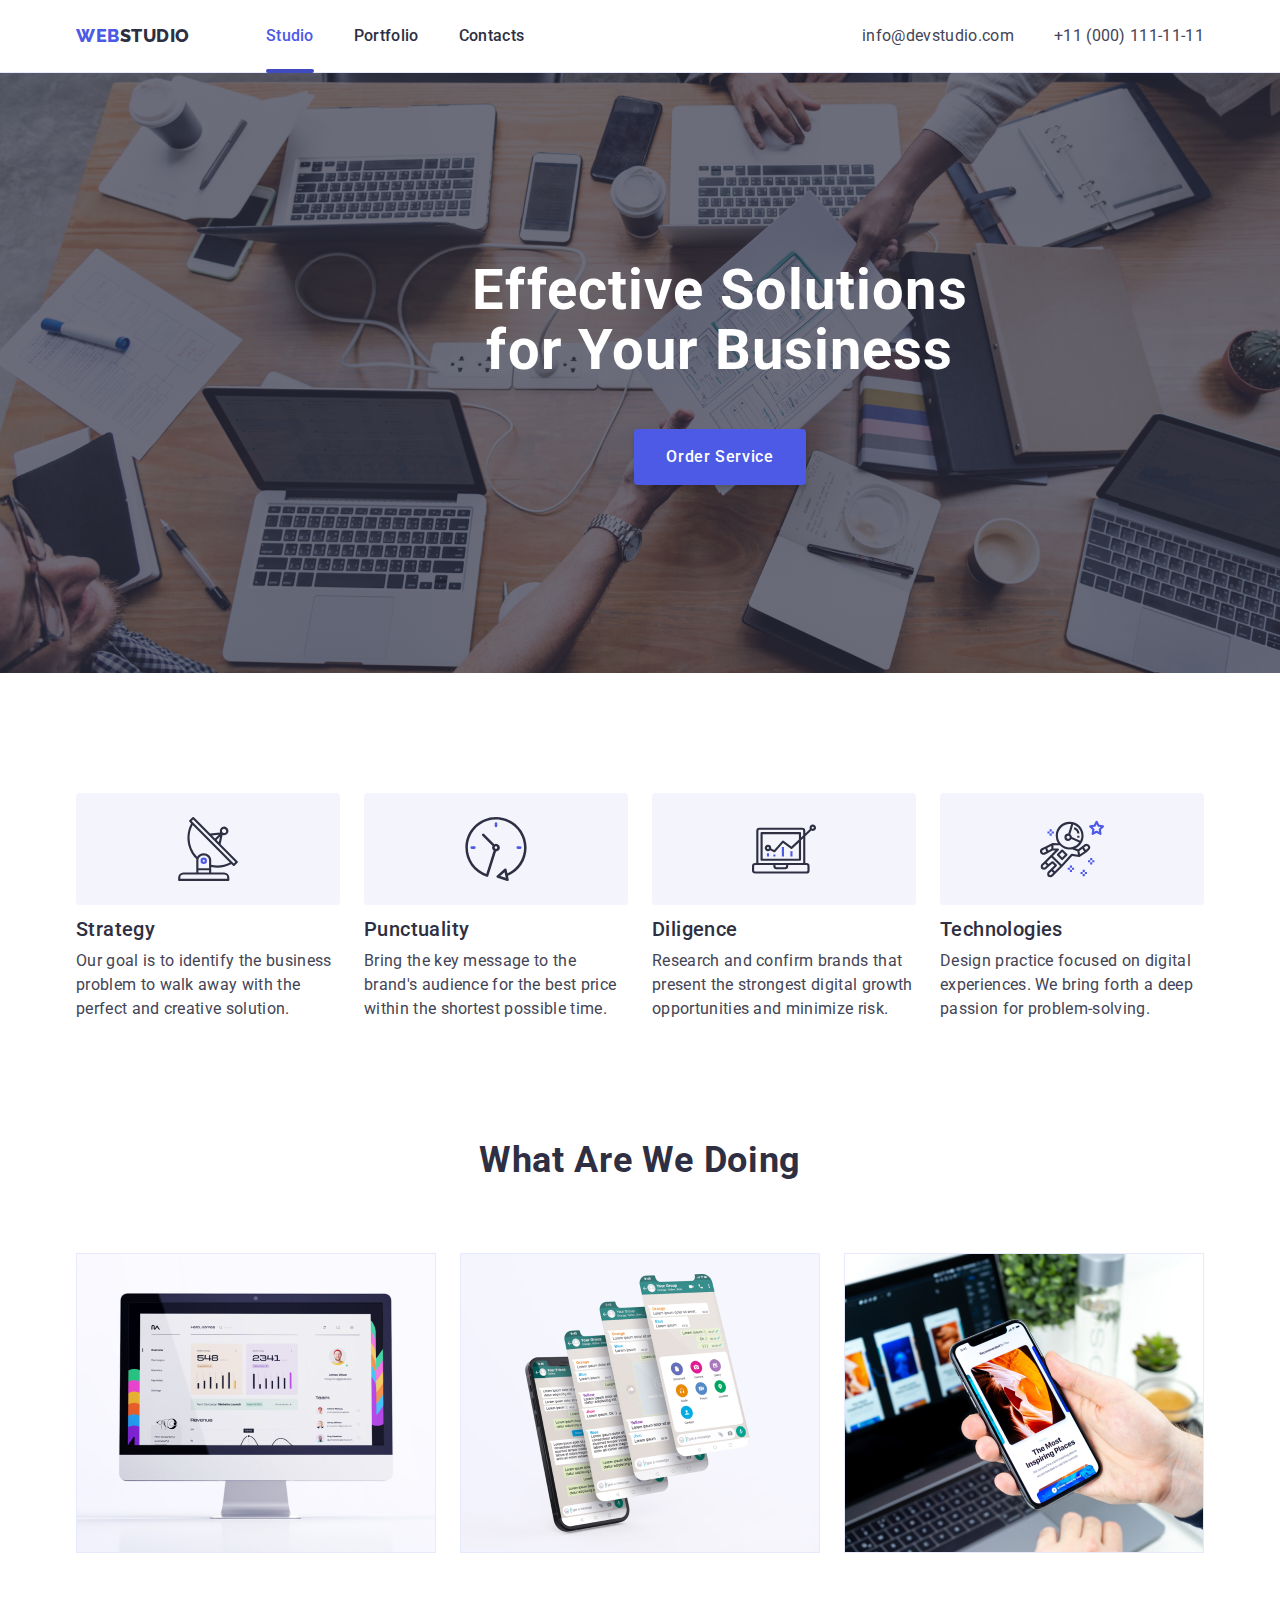
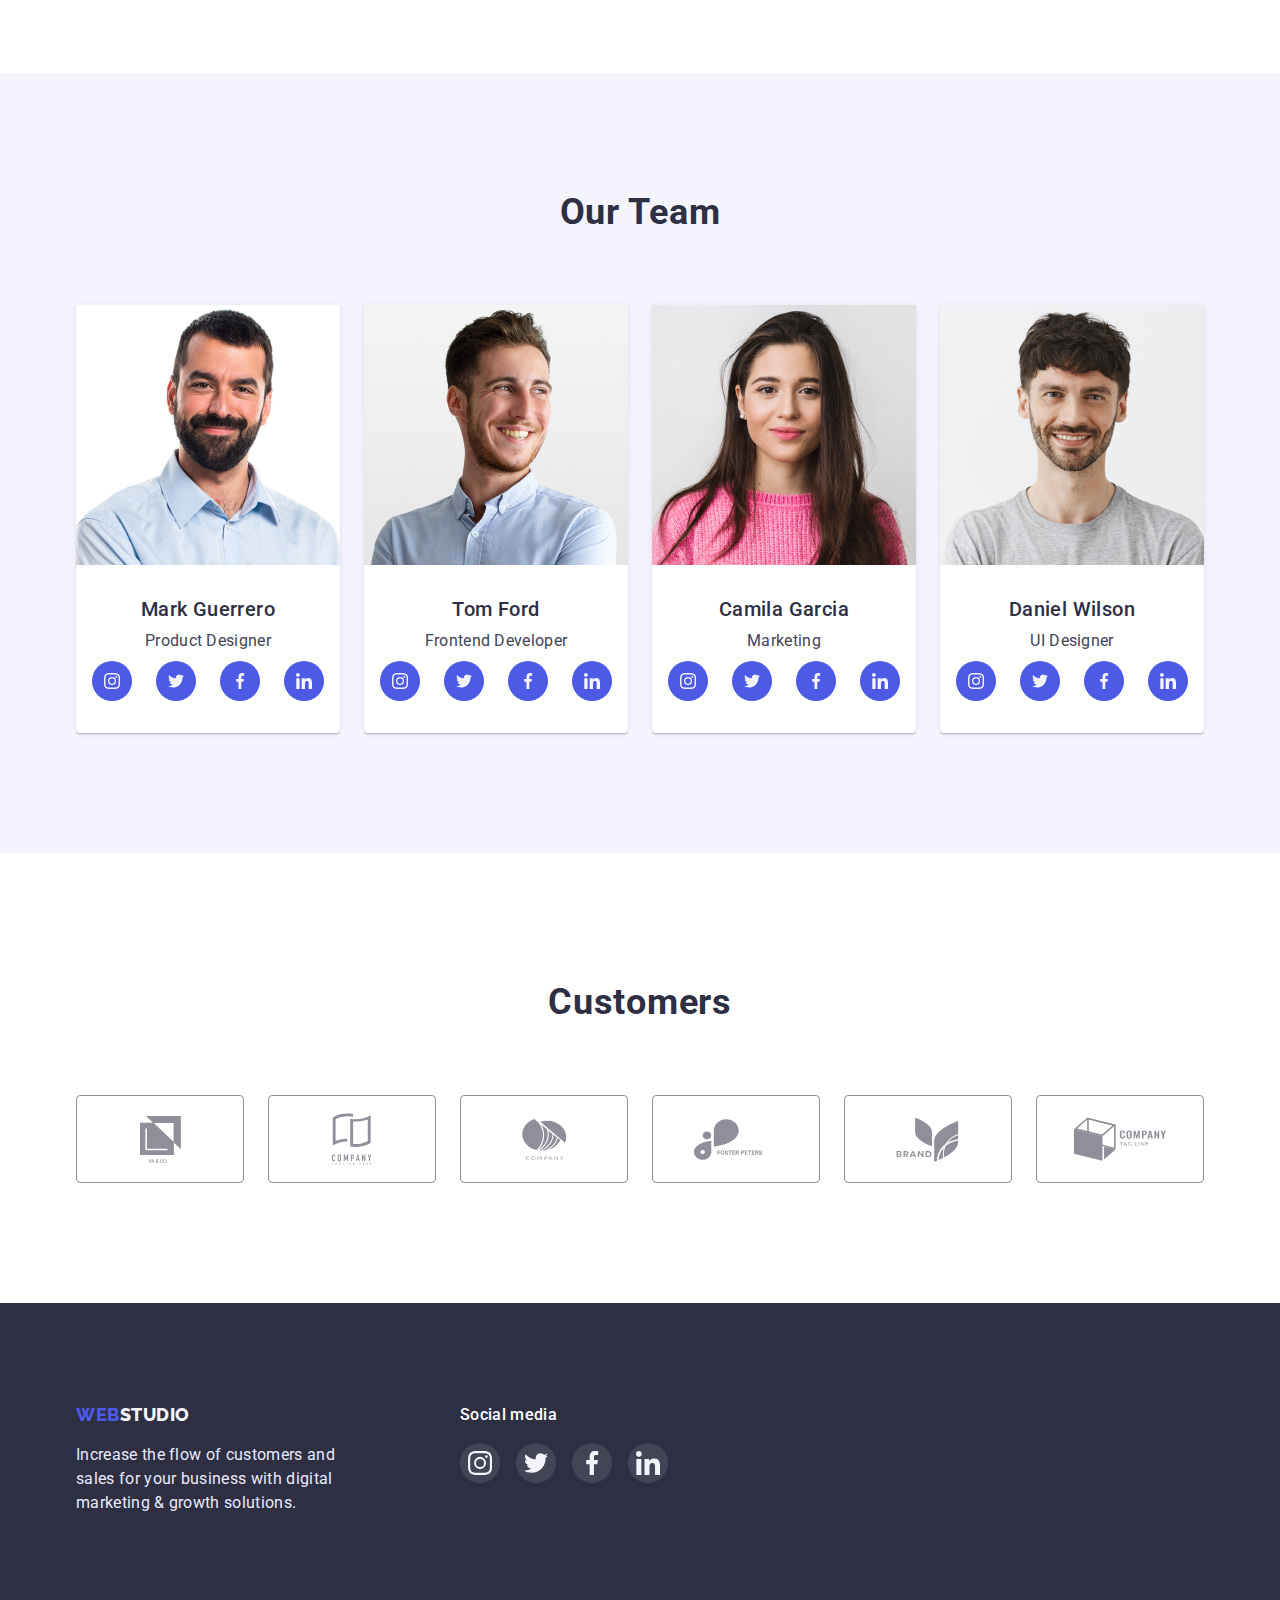
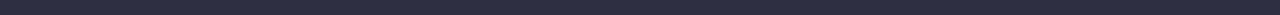
<file: index.html>
<!DOCTYPE html>
<html lang="en">
<head>
	<meta charset="UTF-8">
	<meta http-equiv="X-UA-Compatible" content="IE=edge">
	<meta name="viewport" content="width=device-width, initial-scale=1.0">
	<title>WebStudio</title>
	<link href="https://fonts.googleapis.com/css2?family=Raleway:wght@800&family=Roboto:wght@400;500;700;900&display=swap" rel="stylesheet">
	<link rel="stylesheet" href="https://cdnjs.cloudflare.com/ajax/libs/modern-normalize/1.1.0/modern-normalize.min.css">
	<link rel="stylesheet" href="css/styles.css">
</head>
<body>
	<header class="header">
		<div class="container menu">
			<nav>
				<div class="container-logo">
					<a href="/" class="logo link">
						<span class="logo-span">Web</span>Studio
					</a>
					<ul class="site-nav list">
						<li class="item page-studio"><a href="./" class="link active">Studio</a></li>
						<li class="item"><a href="./portfolio.html" class="link">Portfolio</a></li>
						<li class="item"><a href="" class="link">Contacts</a></li>
					</ul>
				</div>
			</nav>
			<ul class="contacts-nav list">
				<li class="item"><a href="mailto:info@devstudio.com" class="link contact">info@devstudio.com</a></li>
				<li class="item"><a href="tel:+110001111111" class="link contact">+11 (000) 111-11-11</a></li>
			</ul>
		</div>
	</header>
	<main>
	<section class="section hero">
		<h1 class="hero-title">Effective Solutions <br> for Your Business</h1>
		<button type="button" class="primary-button" data-modal-open>
			Order Service
		</button>
		<div class="backdrop is-hidden" data-modal>
			<div class="modal">
				<button type="button" class="modal-icon" data-modal-close>
					<svg width="8" height="8">
						<use href="./images/sprite.svg#icon-close"></use>
					</svg>
				</button>
			</div>
		</div>
	</section>

		<section class="section features">
			<div class="container features">
				<h2 class="visually-hidden">Our features</h2>
				<ul class="features list">
					<li>
						<svg class="bc-icon" width="64">
							<use href="./images/sprite.svg#icon-antenna"></use>
						</svg>
						<h3 class="sub-title">Strategy</h3>
						<p class="features text">
							Our goal is to identify the business problem to walk away with the perfect and creative solution. 
						</p>
					</li>
					<li>
						<svg class="bc-icon" width="64" height="64">
							<use href="./images/sprite.svg#icon-clock"></use>
						</svg>
						<h3 class="sub-title">Punctuality</h3>
						<p class="features text">
							Bring the key message to the brand's audience for the best price within the shortest possible time.
						</p>
					</li>
					<li>
						<svg class="bc-icon" width="64" height="64">
							<use href="./images/sprite.svg#icon-diagram"></use>
						</svg>
						<h3 class="sub-title">Diligence</h3>
						<p class="features text">
							Research and confirm brands that present the strongest digital growth opportunities and minimize risk.
						</p>
					</li>
					<li>
						<svg class="bc-icon" width="64">
							<use href="./images/sprite.svg#icon-astronaut"></use>
						</svg>
						<h3 class="sub-title">Technologies</h3>
						<p class="features text">
							Design practice focused on digital experiences. We bring forth a deep passion for problem-solving.
						</p>
					</li>
				</ul>
			</div>
		</section>
		<section class="section examples">
			<div class="container">
				<h2 class="title">What are we doing</h2>
				<ul class="examples list">
					<li>
						<img src="./images/img.jpg" 
						alt="desktop app" 
						width="360">
					</li>
					<li>
						<img src="./images/img1.jpg" 
						alt="phone app" 
						width="360">
					</li>
					<li>
						<img src="./images/img2.jpg" 
						alt="our blog" 
						width="360">
					</li>
				</ul>
			</div>
		</section>

		<section class="section team">
			<div class="container">
				<h2 class="title">Our Team</h2>
				<ul class="team list">
					<li class="item-team">
						<article class="card">
						<div class="card-picture">
							<img src="./images/img3.jpg" 
							alt="portrait of Mark Guerrero"
							width="264">
						</div>
						<div class="card-content">
							<h3 class="sub-title">Mark Guerrero</h3>
							<p class="team-text">Product Designer</p>

								<ul class="list social-media">
									<li class="icons">
										<a href="" class="media link">
											<svg class="icon-media" width="16" height="16">
												<use class="icon" href="./images/sprite.svg#icon-instagram"></use>
											</svg>
										</a>
									</li>

									<li class="icons">
										<a href="" class="media link">
											<svg class="icon-media" width="16" height="16">
												<use href="./images/sprite.svg#icon-twitter"></use>
											</svg>
										</a>
									</li>

									<li class="icons">
										<a href="" class="media link">
											<svg class="icon-media" width="16" height="16">
												<use href="./images/sprite.svg#icon-facebook"></use>
											</svg>
										</a>
									</li>

									<li class="icons">
										<a href="" class="media link">
											<svg class="icon-media" width="16" height="16">
												<use href="./images/sprite.svg#icon-linkedin"></use>
											</svg>
										</a>
									</li>
								</ul>
						</div>
						</article>
					</li>

					<li class="item-team">
						<article class="card">
							<div class="card-picture">
								<img src="./images/img4.jpg" 
								alt="portrait of Tom Ford"
								width="264">
							</div>
							<div class="card-content">
								<h3 class="sub-title">Tom Ford</h3>
								<p class="team-text">Frontend Developer</p>
								<ul class="list social-media">
									<li class="icons">
										<a href="" class="media link">
											<svg class="icon-media" width="16" height="16">
												<use class="icon" href="./images/sprite.svg#icon-instagram"></use>
											</svg>
										</a>
									</li>

									<li class="icons">
										<a href="" class="media link">
											<svg class="icon-media" width="16" height="16">
												<use href="./images/sprite.svg#icon-twitter"></use>
											</svg>
										</a>
									</li>

									<li class="icons">
										<a href="" class="media link">
											<svg class="icon-media" width="16" height="16">
												<use href="./images/sprite.svg#icon-facebook"></use>
											</svg>
										</a>
									</li>

									<li class="icons">
										<a href="" class="media link">
											<svg class="icon-media" width="16" height="16">
												<use href="./images/sprite.svg#icon-linkedin"></use>
											</svg>
										</a>
									</li>
								</ul>
							</div>
						</article>
					</li>

					<li class="item-team">
						<article class="card">
							<div class="card-picture">
								<img src="./images/img5.jpg" 
								alt="portrait of Camila Garcia"
								width="264">
							</div>
							<div class="card-content">
								<h3 class="sub-title">Camila Garcia</h3>
								<p class="team-text">Marketing</p>
								<ul class="list social-media">
									<li class="icons">
										<a href="" class="media link">
											<svg class="icon-media" width="16" height="16">
												<use class="icon" href="./images/sprite.svg#icon-instagram"></use>
											</svg>
										</a>
									</li>

									<li class="icons">
										<a href="" class="media link">
											<svg class="icon-media" width="16" height="16">
												<use href="./images/sprite.svg#icon-twitter"></use>
											</svg>
										</a>
									</li>

									<li class="icons">
										<a href="" class="media link">
											<svg class="icon-media" width="16" height="16">
												<use href="./images/sprite.svg#icon-facebook"></use>
											</svg>
										</a>
									</li>

									<li class="icons">
										<a href="" class="media link">
											<svg class="icon-media" width="16" height="16">
												<use href="./images/sprite.svg#icon-linkedin"></use>
											</svg>
										</a>
									</li>
								</ul>
							</div>
						</article>
					</li>

					<li class="item-team">
						<article class="card">
							<div class="card-picture">
								<img src="./images/img6.jpg" 
								alt="portrait of Daniel Wilson"
								width="264">
							</div>
							<div class="card-content">
								<h3 class="sub-title">Daniel Wilson</h3>
								<p class="team-text">UI Designer</p>
								<ul class="list social-media">
									<li class="icons">
										<a href="" class="media link">
											<svg class="icon-media" width="16" height="16">
												<use class="icon" href="./images/sprite.svg#icon-instagram"></use>
											</svg>
										</a>
									</li>

									<li class="icons">
										<a href="" class="media link">
											<svg class="icon-media" width="16" height="16">
												<use href="./images/sprite.svg#icon-twitter"></use>
											</svg>
										</a>
									</li>

									<li class="icons">
										<a href="" class="media link">
											<svg class="icon-media" width="16" height="16">
												<use href="./images/sprite.svg#icon-facebook"></use>
											</svg>
										</a>
									</li>

									<li class="icons">
										<a href="" class="media link">
											<svg class="icon-media" width="16" height="16">
												<use href="./images/sprite.svg#icon-linkedin"></use>
											</svg>
										</a>
									</li>
								</ul>
							</div>
						</article>
					</li>
				</ul>
			</div>
		</section>
		<section class="section customers">
			<div class="container">
				<h2 class="title">Customers</h2>
				<ul class="list clients">
					<li class="item-customer">
						<a href="" class="link client">
							<svg class="icon-customer" width="41" height="46.97">
								<use href="./images/sprite.svg#icon-group"></use>
							</svg>
						</a>
					</li>
					<li class="item-customer">
						<a href="" class="link client">
							<svg class="icon-customer" width="40" height="52">
								<use href="./images/sprite.svg#icon-group1"></use>
							</svg>
						</a>
					</li>
					<li class="item-customer">
						<a href="" class="link client">
							<svg class="icon-customer" width="44" height="41">
								<use href="./images/sprite.svg#icon-group2"></use>
							</svg>
						</a>
					</li>
					<li class="item-customer">
						<a href="" class="link client">
							<svg class="icon-customer" width="84" height="41">
								<use href="./images/sprite.svg#icon-group3"></use>
							</svg>
						</a>
					</li>
					<li class="item-customer">
						<a href="" class="link client">
							<svg class="icon-customer" width="63" height="45">
								<use href="./images/sprite.svg#icon-group4"></use>
							</svg>
						</a>
					</li>
					<li class="item-customer">
						<a href="" class="link client">
							<svg class="icon-customer" width="94" height="44">
								<use href="./images/sprite.svg#icon-group5"></use>
							</svg>
						</a>
					</li>
				</ul>
			</div>
		</section>
	</main>
	<footer class="footer">
		<div class="container media-footer">
			<div class="info">
				<a href="./index.html" class="logo link bottom">
					<span class="logo-span">Web</span><span class="footer-logo">Studio</span>
				</a>
				<p class="footer-p">
					Increase the flow of customers and sales for your business with digital marketing & growth solutions.
				</p>
			</div>

				<div class="socials">
					<p class="footer-text">Social media</p>
						<ul class="list footer-socials">
							<li class="footer-icons">
								<a href="" class="footer-media link">
									<svg class="footer-icon-svg" width="24" height="24">
										<use href="./images/sprite.svg#icon-instagram"></use>
									</svg>
								</a>
							</li>
		
							<li class="footer-icons">
								<a href="" class="footer-media link">
									<svg class="footer-icon-svg" width="24" height="24">
										<use href="./images/sprite.svg#icon-twitter"></use>
									</svg>
								</a>
							</li>
		
							<li class="footer-icons">
								<a href="" class="footer-media link">
									<svg class="footer-icon-svg" width="24" height="24">
										<use href="./images/sprite.svg#icon-facebook"></use>
									</svg>
								</a>
							</li>
		
							<li class="footer-icons">
								<a href="" class="footer-media link">
									<svg class="footer-icon-svg" width="24" height="24">
										<use href="./images/sprite.svg#icon-linkedin"></use>
									</svg>
								</a>
							</li>
						</ul>
				</div>
		</div>
	</footer>
	<script src="./js/modal.js"></script>
</body>
</html>
</file>
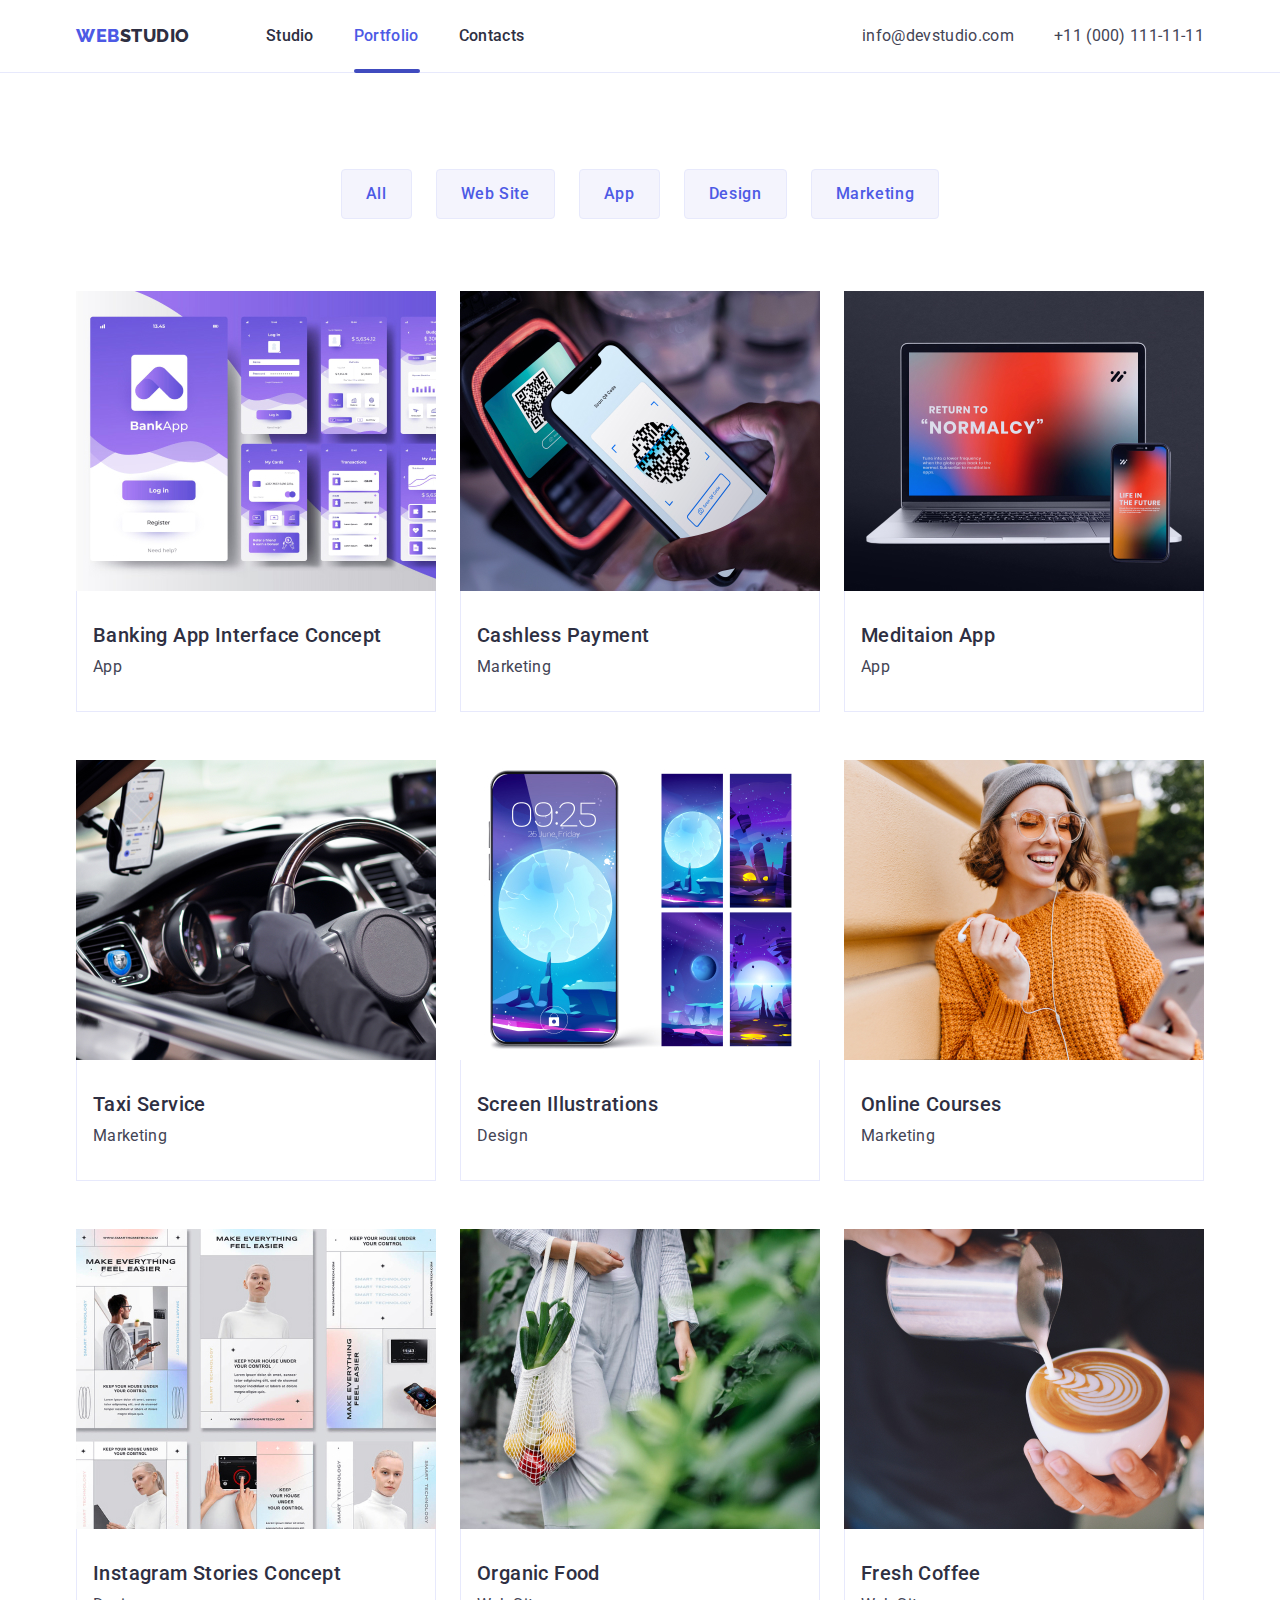
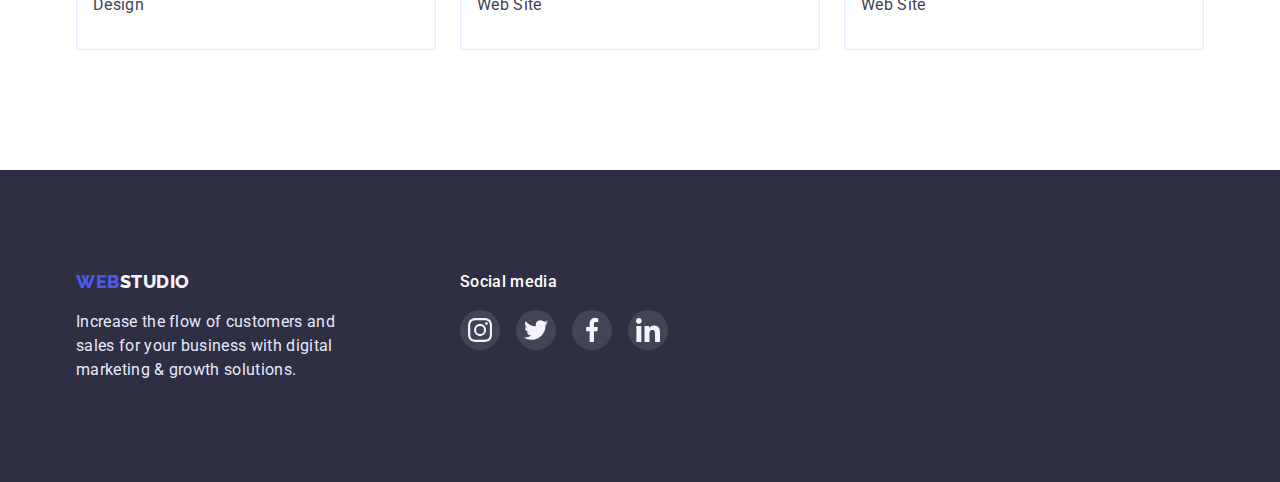
<file: portfolio.html>
<!DOCTYPE html>
<html lang="en">
	<head>
	<meta charset="UTF-8" />
	<meta http-equiv="X-UA-Compatible" content="IE=edge" />
	<meta name="viewport" content="width=device-width, initial-scale=1.0" />
	<title>WebStudio</title>
	<link href="https://fonts.googleapis.com/css2?family=Raleway:wght@800&family=Roboto:wght@400;500;700;900&display=swap" rel="stylesheet"/>
	<link rel="stylesheet" href="https://cdnjs.cloudflare.com/ajax/libs/modern-normalize/1.1.0/modern-normalize.min.css">
	<link rel="stylesheet" href="css/styles.css" />
</head>
<body>
	<header class="header">
		<div class="container menu">
			<nav>
				<div class="container-logo">
					<a href="/" class="logo link">
						<span class="logo-span">Web</span>Studio
					</a>
					<ul class="site-nav list">
						<li class="item"><a href="./index.html" class="link">Studio</a></li>
						<li class="item page-portfolio"><a href="./portfolio.html" class="link active">Portfolio</a></li>
						<li class="item"><a href="" class="link">Contacts</a></li>
					</ul>
				</div>
			</nav>
			<ul class="contacts-nav list">
				<li class="item"><a href="mailto:info@devstudio.com" class="link">info@devstudio.com</a></li>
				<li class="item"><a href="tel:+110001111111" class="link">+11 (000) 111-11-11</a></li>
			</ul>
		</div>
	</header>
	<main>
		<section class="portfolio section">
			<div class="container portfolio">
				<h1 class="visually-hidden">Portfolio</h1>
				<ul class="filter-menu list">
					<li>
						<button type="button">All</button>
					</li>
					<li>
						<button type="button">Web Site</button>
					</li>
					<li>
						<button type="button">App</button>
					</li>
					<li>
						<button type="button">Design</button>
					</li>
					<li>
						<button type="button">Marketing</button>
					</li>
				</ul>
				<ul class="portfolio-list list">
					<li class="portfolio-item">
						<article class="card-portfolio">
							<a href="" class="link item-portfolio">
								<div class="card-img">
									<img src="./images/img7.jpg"
									alt="Interface of the Bank app" width="360"/>
									<div class="overlay-hover">
										<p class="overlay-text">
											14 Stylish and User-Friendly App Design Concepts · Task Manager App · Calorie Tracker App · Exotic Fruit Ecommerce App · Cloud Storage App
										</p>
									</div>
								</div>
								<div class="content-card">
									<h3 class="sub-title">Banking App Interface Concept</h3>
									<p class="portfolio-text">App</p>
								</div>
							</a>
						</article>
					</li>

					<li class="portfolio-item">
						<article class="card-portfolio">
							<a href="" class="link item-portfolio">
								<div class="card-img">
									<img src="./images/img8.jpg"
									alt="blue" width="360" />
									<div class="overlay-hover">
										<p class="overlay-text">
											14 Stylish and User-Friendly App Design Concepts · Task Manager App · Calorie Tracker App · Exotic Fruit Ecommerce App · Cloud Storage App
										</p>
									</div>
								</div>
								<div class="content-card">
									<h3 class="sub-title">Cashless Payment</h3>
									<p class="portfolio-text">Marketing</p>
								</div>
							</a>
						</article>
					</li>

					<li class="portfolio-item">
						<article class="card-portfolio">
							<a href="" class="link item-portfolio">
								<div class="card-img">
									<img src="./images/img9.jpg"
									alt="desktop with the meditation app" width="360"/>
									<div class="overlay-hover">
										<p class="overlay-text">
											14 Stylish and User-Friendly App Design Concepts · Task Manager App · Calorie Tracker App · Exotic Fruit Ecommerce App · Cloud Storage App
										</p>
									</div>
								</div>
								<div class="content-card">
									<h3 class="sub-title">Meditaion App</h3>
									<p class="portfolio-text">App</p>
								</div>
							</a>
						</article>
					</li>

					<li class="portfolio-item">
						<article class="card-portfolio">
							<a href="" class="link item-portfolio">
								<div class="card-img">
									<img src="./images/img10.jpg"
									alt="Photo of a taxi" width="360" />
									<div class="overlay-hover">
										<p class="overlay-text">
											14 Stylish and User-Friendly App Design Concepts · Task Manager App · Calorie Tracker App · Exotic Fruit Ecommerce App · Cloud Storage App
										</p>
									</div>
								</div>
								<div class="content-card">
									<h3 class="sub-title">Taxi Service</h3>
									<p class="portfolio-text">Marketing</p>
								</div>
							</a>
						</article>
					</li>

					<li class="portfolio-item">
						<article class="card-portfolio">
							<a href="" class="link item-portfolio">
								<div class="card-img">
									<img src="./images/img11.jpg"
									alt="Examples of screen Illustrations "
									width="360"/><div class="overlay-hover">
										<p class="overlay-text">
											14 Stylish and User-Friendly App Design Concepts · Task Manager App · Calorie Tracker App · Exotic Fruit Ecommerce App · Cloud Storage App
										</p>
									</div>
								</div>
								<div class="content-card">
									<h3 class="sub-title">Screen Illustrations</h3>
									<p class="portfolio-text">Design</p>
								</div>
							</a>
						</article>
					</li>

					<li class="portfolio-item">
						<article class="card-portfolio">
							<a href="" class="link item-portfolio">
								<div class="card-img">
									<img src="./images/img12.jpg"
									alt="A girl" width="360" />
									<div class="overlay-hover">
										<p class="overlay-text">
											14 Stylish and User-Friendly App Design Concepts · Task Manager App · Calorie Tracker App · Exotic Fruit Ecommerce App · Cloud Storage App
										</p>
									</div>
								</div>
								<div class="content-card">
									<h3 class="sub-title">Online Courses</h3>
									<p class="portfolio-text">Marketing</p>
								</div>
							</a>
						</article>
					</li>

					<li class="portfolio-item">
						<article class="card-portfolio">
							<a href="" class="link item-portfolio">
								<div class="card-img">
									<img src="./images/img13.jpg"
									alt="references" width="360" />
									<div class="overlay-hover">
										<p class="overlay-text">
											14 Stylish and User-Friendly App Design Concepts · Task Manager App · Calorie Tracker App · Exotic Fruit Ecommerce App · Cloud Storage App
										</p>
									</div>
								</div>
								<div class="content-card">
									<h3 class="sub-title">Instagram Stories Concept</h3>
									<p class="portfolio-text">Design</p>
								</div>
							</a>
						</article>
					</li>

					<li class="portfolio-item">
						<article class="card-portfolio">
							<a href="" class="link item-portfolio">
								<div class="card-img">
									<img src="./images/img14.jpg"
									alt="a bag with vegetables" width="360"/>
									<div class="overlay-hover">
										<p class="overlay-text">
											14 Stylish and User-Friendly App Design Concepts · Task Manager App · Calorie Tracker App · Exotic Fruit Ecommerce App · Cloud Storage App
										</p>
									</div>
								</div>
								<div class="content-card">
									<h3 class="sub-title">Organic Food</h3>
									<p class="portfolio-text">Web Site</p>
								</div>
							</a>
						</article>
					</li>

					<li class="portfolio-item">
						<article class="card-portfolio">
							<a href="" class="link item-portfolio">
								<div class="card-img">
									<img src="./images/img15.jpg"
									alt="a cup of coffee" width="360" />
									<div class="overlay-hover">
										<p class="overlay-text">
											14 Stylish and User-Friendly App Design Concepts · Task Manager App · Calorie Tracker App · Exotic Fruit Ecommerce App · Cloud Storage App
										</p>
									</div>
								</div>
								<div class="content-card">
									<h3 class="sub-title">Fresh Coffee</h3>
									<p class="portfolio-text">Web Site</p>
								</div>
							</a>
						</article>
					</li>

				</ul>
			</div>
		</section>
	</main>
	<footer class="footer">
		<div class="container media-footer">
			<div class="info">
				<a href="./index.html" class="logo link bottom">
					<span class="logo-span">Web</span><span class="footer-logo">Studio</span>
				</a>
				<p class="footer-p">
					Increase the flow of customers and sales for your business with digital marketing & growth solutions.
				</p>
			</div>

				<div class="socials">
					<p class="footer-text">Social media</p>
						<ul class="list footer-socials">
							<li class="footer-icons">
								<a href="" class="footer-media link">
									<svg class="footer-icon-svg" width="24" height="24">
										<use href="./images/sprite.svg#icon-instagram"></use>
									</svg>
								</a>
							</li>
		
							<li class="footer-icons">
								<a href="" class="footer-media link">
									<svg class="footer-icon-svg" width="24" height="24">
										<use href="./images/sprite.svg#icon-twitter"></use>
									</svg>
								</a>
							</li>
		
							<li class="footer-icons">
								<a href="" class="footer-media link">
									<svg class="footer-icon-svg" width="24" height="24">
										<use href="./images/sprite.svg#icon-facebook"></use>
									</svg>
								</a>
							</li>
		
							<li class="footer-icons">
								<a href="" class="footer-media link">
									<svg class="footer-icon-svg" width="24" height="24">
										<use href="./images/sprite.svg#icon-linkedin"></use>
									</svg>
								</a>
							</li>
						</ul>
				</div>
		</div>
	</footer>
	<script src="./js/modal.js"></script>
</body>
</html>
</file>
<file: css/styles.css>
:root {
	--body-text: #434455;
	--Headings: #2E2F42;
	--Accent: #E7E9FC;
	--focus-state: #4D5AE5;
	--background-primary: #FFFFFF;
	--background-secondary: #F4F4FD;
}

/* page index.html */

/* body */
body {
	color: var(--body-text);
	font-family: 'Roboto', sans-serif;
	background-color: var(--background-primary) ;
	font-size: 16px;
}
h1, 
h2, 
h3, 
h4, 
h5, 
p, 
ul {
margin: 0;
}

img {
	display: block;
}
.link {
	text-decoration: none;
}
.list {
	list-style: none;
	padding: 0;
}
button {
	font-family: inherit;
	cursor: pointer;
}
.visually-hidden {
	position: absolute;
	white-space: nowrap;
	width: 1px;
	height: 1px;
	overflow: hidden;
	border: 0;
	padding: 0;
	clip: rect(0 0 0 0);
	clip-path: inset(50%);
	margin: -1px;
}
.container {
	width: 1158px;
	margin-left: auto;
	margin-right: auto;

	padding: 0 15px;
	/* outline: 1px solid tomato; */
}
.section {
	padding-top: 120px;
	padding-bottom: 120px;
}
/* header */
/* logo */
.container-logo {
	display: flex;
	align-items: center;
}
.logo {
	margin-right: 76px;

	color: var(--Headings);
	font-family: 'Raleway';
	letter-spacing: 0.03em;
	font-weight: 800;
	font-size: 18px;
	line-height: 1.3333;
	text-transform: uppercase;
}
.logo-span {
	color: var(--focus-state);
}
.container.menu {
	padding-top: 24px;
	padding-bottom: 24px;
}
.container.menu {
	display: flex;
	align-items: center;
}
.header {
	border-bottom: 1px solid #E7E9FC;
	position: relative;
}
.page-studio::after {
	content: "";
	display: block;
	width: 48px;
	height: 4px;
	background: #404BBF;
	border-radius: 2px;
	position: absolute;
	bottom: -1px;
}

.page-portfolio::after {
	content: "";
	width: 66px;
	height: 4px;
	background: #404BBF;
	border-radius: 2px;
	position: absolute;
	bottom: -1px;
}

/* navigation */
.site-nav .link {
	display: block;

	color: var(--Headings);
	font-weight: 500;
	font-size: 16px;
	line-height: 1.5;
	letter-spacing: 0.02em;

	transition: color 250ms cubic-bezier(0.4, 0, 0.2, 1);
}
.site-nav .link:hover {
	color: var(--body-text);
}
.site-nav .link:focus {
	color: var(--focus-state);
}
.site-nav .link.active {
	color: var(--focus-state);
}
.link.contact {
	font-weight: 400;
}
.site-nav {
	display: flex;
}
.site-nav .item + .item {
	margin-left: 40px;
}

/* contacts */
.contacts-nav {
	display: flex;
	margin-left: auto;
}
.contacts-nav .item + .item {
	margin-left: 40px;
}
.contacts-nav .link {
	color: var(--body-text);
	font-size: 16px;
	line-height: 1.5;
	letter-spacing: 0.02em;


	transition: color 250ms cubic-bezier(0.4, 0, 0.2, 1);
}
.contacts-nav .link:is(:hover, :focus) {
	color: var(--focus-state);
}

/* hero */
.hero {
	padding-top: 188px;
	padding-bottom: 188px;

	min-height: 600px;
	min-width: 1440px;
	margin-left: auto;
	margin-right: auto;
	background-image: linear-gradient(
		to right,
		rgba(46, 47, 66, 0.7),
		rgba(46, 47, 66, 0.7)),
		url(../images/people-office.png);
	background-repeat: no-repeat;
	background-size: cover;
	background-position: center;
	text-align: center;
		background-color: var(--Headings);
}
.hero-title {
	margin-bottom: 48px;

	color: var(--background-primary);
	font-weight: 700;
	font-size: 56px;
	line-height: 1.07;
	text-align: center;
	letter-spacing: 0.02em;
}
.primary-button {
	border-radius: 4px;
	padding: 16px 32px;
	display: inline-block;
	min-width: 169px;
	align-items: center;
	box-shadow: 0px 4px 4px rgba(0, 0, 0, 0.15);
	border: transparent;

	background-color: var(--focus-state);
	color: var(--background-primary);
	font-weight: 500;
	font-size: 16px;
	line-height: 1.5;
	letter-spacing: 0.04em;

	transition: background-color 250ms cubic-bezier(0.4, 0, 0.2, 1);
}
.primary-button:hover {
	background-color: #404BBF;
}

/* Modal */
.backdrop {
	position: fixed;
	top: 0;
	left: 0;
	width: 100%;
	height: 100%;
	background-color: rgba(46, 47, 66, 0.4);

	transition: 250ms cubic-bezier(0.4, 0, 0.2, 1),
	visibility 250ms cubic-bezier(0.4, 0, 0.2, 1);
}
.backdrop.is-hidden {
	opacity: 0;
	pointer-events: none;
}
.modal {
	position: absolute;
	top: 50%;
	left: 50%;
	transform: translate(-50%, -50%);

	min-height: 576px;
	min-width: 408px;
	background: #FCFCFC;
	box-shadow: 0px 1px 1px rgba(0, 0, 0, 0.14), 0px 1px 3px rgba(0, 0, 0, 0.12), 0px 2px 1px rgba(0, 0, 0, 0.2);
	border-radius: 4px;
	padding: 24px;

	transition: 250ms cubic-bezier(0.4, 0, 0.2, 1);
}
.modal-icon {
	position: absolute;
	top: 24px;
	right: 24px;
	display: flex;
	justify-content: center;
	align-items: center;
	padding: 0;
	width: 24px;
	height: 24px;
	background-color: #e7e9fc;
	border: 1px solid rgba(0, 0, 0, 0.1);
	border-radius: 50%;

	transition: background-color 250ms cubic-bezier(0.4, 0, 0.2, 1), 
	fill 250ms cubic-bezier(0.4, 0, 0.2, 1), 
	border 250ms cubic-bezier(0.4, 0, 0.2, 1);
}

.modal-icon:is(:hover, :focus) {
	background: #404BBF;
	fill: #FFFFFF;
	border: #404BBF;
}
/* headings */
.title {
	margin-bottom: 72px;

	color: var(--Headings);
	font-weight: 700;
	font-size: 36px;
	line-height: 1.11;
	letter-spacing: 0.02em;
	text-align: center;
	text-transform: capitalize;
}
.sub-title {
	color: var(--Headings);
	font-weight: 500;
	font-size: 20px;
	line-height: 1.2;
	letter-spacing: 0.02em;
}

/* features */
.features.text {
	letter-spacing: 0.02em;
	font-size: 16px;
	line-height: 1.5;
}
.section.features {
	padding-bottom: 0;
}
.features.list {
	display: flex;
	justify-content: center;
	align-items: center;
}
.features.list > li {
	width: 264px;
}
.features.list li + li {
	margin-left: 24px;
	min-width: 264px;
}
.features.text {
	margin-top: 8px;
	margin-bottom: 0;
}
.bc-icon {
	padding: 24px 100px;;
	display: inline-block;
	width: 264px;
	height: 112px;
	background: #F4F4FD;
	border-radius: 4px;
	margin-bottom: 8px;
}

/* examples */
.examples.list {
	display: flex;
}
.examples.list li + li {
	margin-left: 24px;
}

/* team */
.team {
	display: flex;
	flex-wrap: wrap;
	text-align: center;
	background-color: var(--background-secondary);
}
/* card */
.card {
	background: #FFFFFF;
	box-shadow: 0px 1px 6px rgba(46, 47, 66, 0.08), 0px 1px 1px rgba(46, 47, 66, 0.16), 0px 2px 1px rgba(46, 47, 66, 0.08);
	border-radius: 0px 0px 4px 4px;
	overflow: hidden;
}
.card-content {
	padding: 32px 16px;
}
.team-text {
	margin-top: 8px;

	letter-spacing: 0.02em;
	line-height: 1.5;
}
.team li + li {
	margin-left: 24px;
}
/* icons */
.social-media {
	display: flex;
	margin-top: 8px;
	align-items: center;
	justify-content: center;
}
.icons {
	height: 40px;
	width: 40px;
}
.media.link {
	display: flex;
	height: 100%;
	width: 100%;
	background-color: #4D5AE5;
	border-radius: 50%;
	align-items: center;
	justify-content: center;

	transition: background-color 250ms cubic-bezier(0.4, 0, 0.2, 1);
}

.media.link:is(:hover, :focus) {
		background: #404BBF;
}

/* Customers */
.customers {
	padding-top: 130px;
}
.list.clients {
	display: flex;
	justify-content: center;
	align-items: center;
	gap: 24px;
}

.item-customer {
	display: block;
	width: calc((100% - 120px)/ 6);
	height: 88px;
}
.link.client {
	display: flex;
	width: 100%;
	height: 100%;
	border: 1px solid #8E8F99;
	border-radius: 4px;
	justify-content: center;
	align-items: center;

	transition: border 250ms cubic-bezier(0.4, 0, 0.2, 1);
}
.link.client:is(:hover, :focus) {
	border: 1px solid #4D5AE5;
}
.link.client:is(:hover, :focus) .icon-customer {
	fill: #4D5AE5;
}
.icon-customer {
	display: inline;
	fill: #8E8F99;

	transition: fill 250ms cubic-bezier(0.4, 0, 0.2, 1);
}

/* footer */

.footer {
	background-color: var(--Headings);
	padding-top: 100px;
	padding-bottom: 100px;
}
.logo.link.bottom {
	color: var(--background-secondary);
	letter-spacing: 0.03em;
	display: block;
}
.footer-p {
	margin-top: 16px;
	line-height: 1.5;

	color: var(--Accent);
	letter-spacing: 0.02em;
	width: 264px;
}

/* Social Media */
.footer-text {
	font-weight: 500;
	font-size: 16px;
	line-height: 24px;
	letter-spacing: 0.02em;
	color: #FFFFFF;
	margin-bottom: 16px;
}

.footer-socials {
	display: flex;
}
.footer-socials li + li {
	margin-left: 16px;
}
.footer-media.link {
	display: block;
	width: 40px;
	height: 40px;
	background: rgba(255, 255, 255, 0.1);
	border-radius: 50%;

	transition: background 250ms cubic-bezier(0.4, 0, 0.2, 1);
}
.footer-media.link:is(:hover, :focus){
	background: #31D0AA;
}
.footer-icon-svg {
	display: inline;
	margin: 8px;
}
.media-footer {
	display: flex;
}
.info {
	display: flex;
	flex-direction: column;
	margin-right: 120px;
}
.socials {
	display: flex;
	flex-direction: column;
	margin-right: 80px;
}

/* page protfolio */
.portfolio.section {
	padding-top: 96px;
}
.filter-menu [type="button"] {
	text-align: center;
	display: block;
	margin-left: auto;
	padding: 12px 24px;

	background-color: var(--background-secondary);
	color: var(--focus-state);
	font-weight: 500;
	font-size: 16px;
	line-height: 1.5;
	letter-spacing: 0.04em;
	border: 1px solid #E7E9FC;
	border-radius: 4px;

	transition: background 250ms cubic-bezier(0.4, 0, 0.2, 1), 
	color 250ms cubic-bezier(0.4, 0, 0.2, 1), 
	border 250ms cubic-bezier(0.4, 0, 0.2, 1), 
	box-shadow 250ms cubic-bezier(0.4, 0, 0.2, 1);
}

.filter-menu [type="button"]:hover {
	background-color: #404BBF;
color: var(--background-primary);
box-shadow: 0px 3px 1px rgba(0, 0, 0, 0.1), 0px 2px 1px rgba(0, 0, 0, 0.08), 0px 2px 2px rgba(0, 0, 0, 0.12);
border: 1px solid #404BBF;
}
.filter-menu.list {
	display: flex;
	flex-wrap: wrap;
	margin-bottom: 72px;
	justify-content: center;
}
.filter-menu li + li {
	margin-left: 24px;
}

/* PORTFOLIO */
.portfolio-text {
	margin-top: 8px;

	color: var(--body-text);
	letter-spacing: 0.02em;
	font-size: 16px;
	line-height: 1.5;
}
.portfolio-list {
	display: flex;
	flex-wrap: wrap;
	padding: 0;
	margin: 0;
}

.portfolio-item {
	flex-basis: calc((100% - 3 * 24px ) / 3);
	margin-right: 24px;
	margin-bottom: 48px;

	transition: box-shadow 250ms cubic-bezier(0.4, 0, 0.2, 1);
}
.portfolio-item:hover {
	box-shadow: 0px 1px 6px rgba(46, 47, 66, 0.08), 0px 1px 1px rgba(46, 47, 66, 0.16), 0px 2px 1px rgba(46, 47, 66, 0.08);
}
.portfolio-item:nth-child(3n) {
	margin-right: 0;
}
.portfolio-item:nth-last-child(-n + 3) {
	margin-bottom: 0;
}
/* card */
.card-portfolio {
	overflow: hidden;
	border-top: none;

	background: #FFFFFF;
}
.content-card {
	border: 1px solid #E7E9FC;
	border-top: none;
	padding-top: 32px;
	padding-left: 16px;
	padding-bottom: 32px;
}

/* card overlay */
.card-img {
	position: relative;
	overflow: hidden;
}
.overlay-text {
	font-size: 16px;
	line-height: 1.5;
	letter-spacing: 0.02em;
	color: var(--background-secondary);
}

.overlay-hover {
   position: absolute;
   top: 0;
   left: 0;
   width: 100%;
   height: 100%;
   padding-top: 40px;
   padding-left: 32px;
   padding-right: 32px;
   background-color: #4D5AE5;
	opacity: 1;

	transform: translateY(100%);
	transition: transform 250ms cubic-bezier(0.4, 0, 0.2, 1);
}

.card-portfolio:is(:hover, :focus) .overlay-hover {
	opacity: 1;
	transform: translateY(0);
}
</file>
